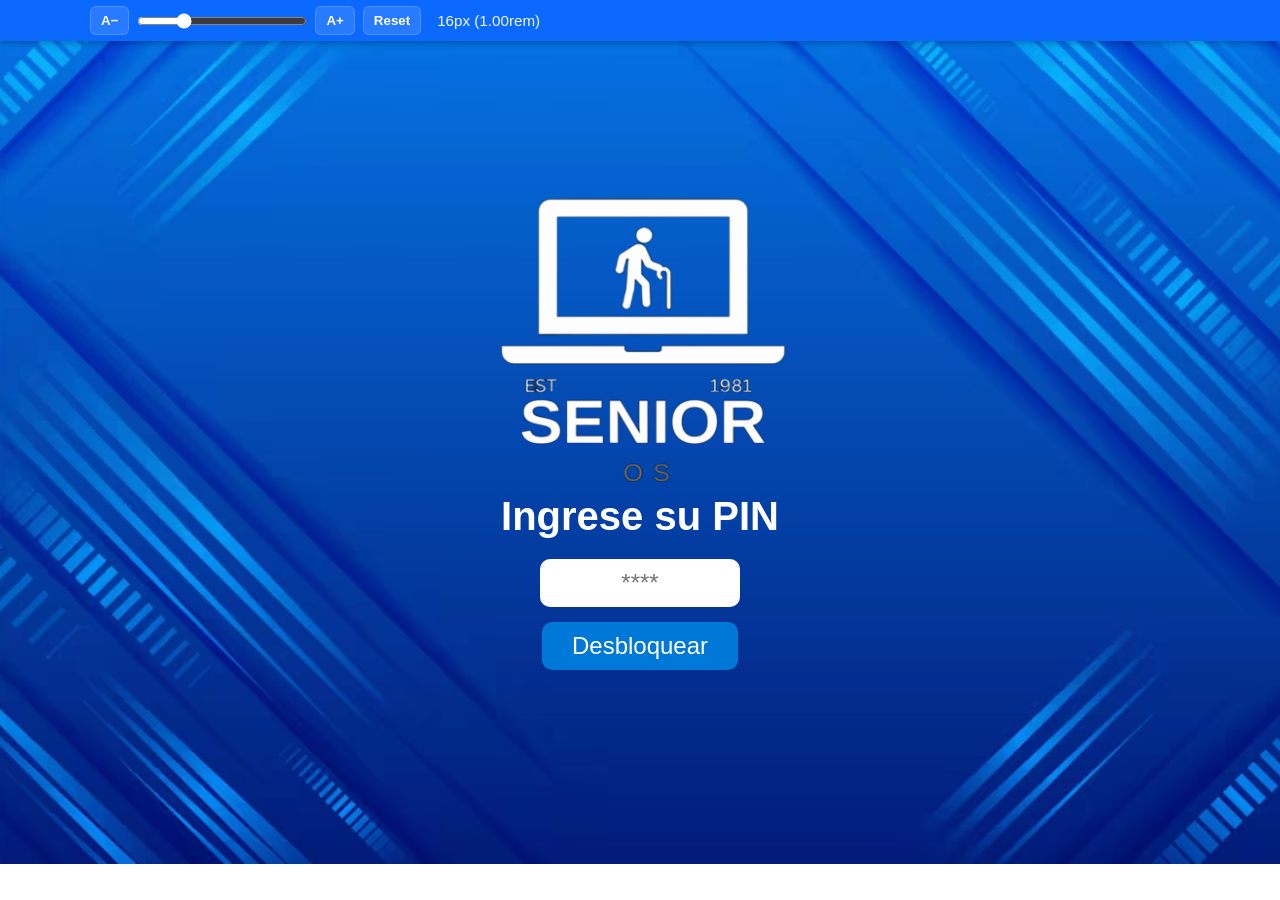
<file: index.html>
<!DOCTYPE html>
<html lang="es">
<head>
  <meta charset="UTF-8" />
  <meta name="viewport" content="width=device-width, initial-scale=1.0" />
  <title>Senior OS</title>
  <link rel="stylesheet" href="css/styles.css" />
</head>
<body>
  <header class="font-toolbar" role="toolbar" aria-label="Barra para ajustar tamaño de fuente">
  <div class="toolbar-inner">
    <button id="decrease" title="Disminuir fuente" aria-label="Disminuir fuente">A−</button>
    <input id="fontRange" type="range" min="12" max="28" step="1" aria-label="Tamaño de fuente" />
    <button id="increase" title="Aumentar fuente" aria-label="Aumentar fuente">A+</button>
    <button id="reset" title="Restablecer" aria-label="Restablecer tamaño por defecto">Reset</button>
    <div id="currentSize" aria-live="polite" class="size-indicator"></div>
  </div>
</header>
  <!-- Pantalla de bloqueo -->
  <div id="lock-screen">
    <img src="assets/iconos/icono_Señor.png" alt="Fondo de Pantalla de Bloqueo" id="lock-bg" />
    <h1>Ingrese su PIN</h1>
    <input type="password" id="pin-input" maxlength="4" placeholder="****" />
    <button id="unlock-btn">Desbloquear</button>
  </div>

  <!-- Escritorio -->
  <div id="desktop">
    <div id="icons-area">
      <div class="icon" onclick="openApp('notes')">
        <img src="assets/iconos/icono_Bloc_Notas.png" alt="Notas" />
        <p>Bloc de Notas</p>
      </div>
      <div class="icon" onclick="openApp('calculadora')">
        <img src="assets/iconos/Icono_Calculadora.png" alt="Calculadora" />
        <p>Calculadora</p>
      </div>
      <div class="icon" onclick="openApp('correo')">
        <img src="assets/iconos/icono_Correo.png" alt="Correo" />
        <p>Correo</p>
      </div>
      <div class="icon" onclick="openApp('navegador')">
        <img src="assets/iconos/icono_Navegador.png" alt="Navegador" />
        <p>Navegador</p>
      </div>
      <div class="icon" onclick="openApp('letras')">
        <img src="assets/iconos/icono_Letras.png" alt="Letras" />
        <p>Sopa de Letras</p>
      </div>
      <div class="icon" onclick="openApp('plantas')">
        <img src="assets/iconos/icono_Plantas.png" alt="Plantas" />
        <p>Cuida tus Plantas</p>
      </div>
      <div class="icon" onclick="openApp('recetas')">
        <img src="assets/iconos/icono_Recetas.png" alt="Recetas" />
        <p>Prepara como un Chef</p>
      </div>
            <div class="icon" onclick="openApp('documentacion')">
        <img src="assets/iconos/icono_Documentacion.png" alt="Documentacion" />
        <p>Documentación</p>
      </div>
      <div class="icon" onclick="openApp('presentacion')">
        <img src="assets/iconos/icono_Senior.png" alt="Presentacion" />
        <p>Presentación</p>
      </div>
      <div class="icon" onclick="openApp('manualusuario')">
        <img src="assets/iconos/icono_SeniorOS.png" alt="ManualUsuario" />
        <p>Manual de Usuario</p>
      </div>
    </div>

    <!-- Barra de tareas -->
    <div id="taskbar">
      <button id="start-btn">Inicio</button>
      <div id="app-icons-container">
        <!-- Aquí se agregarán los íconos de las aplicaciones abiertas -->
      </div>
      <div class="system-icons">
        <img src="assets/iconos/icono_Bateria.svg" id="battery-icon" alt="Battery Icon">
        <img src="assets/iconos/icono_Wifi.svg" id="wifi-icon" alt="WiFi Icon">
        <img src="assets/iconos/icono_Volumen.svg" id="volumen-icon" alt="Volumen Icon">
        <img src="assets/iconos/icono_Mensajes.svg" id="mensajes-icon" alt="Mensajes Icon">
        <div id="clock"></div>
      </div>
    </div>

    <!-- Menú inicio -->
    <div id="start-menu">
      <button onclick="openApp('facebook')">🌐Facebook</button>
      <button onclick="openApp('colpensiones')">🏠​Colpensiones</button>
      <button onclick="openApp('colombiamayor')">👴🏻​Colombia Mayor</button>
      <button onclick="openApp('nuevaeps')">🧑‍⚕️Nueva EPS</button>
      <button onclick="openApp('eltiempo')">📰El Tiempo</button>
      <button onclick="openApp('mercadolibre')">🛒​Mercado Libre</button>
      <button onclick="openApp('agenda')">📖​Agenda</button>
      <button onclick="openApp('ajustes')">⚙️ Ajustes</button>
      <hr />
      <button id="restart">🔄 Reiniciar</button>
      <button id="shutdown">⏻ Apagar</button>
    </div>
  </div>
  <script src="js/script.js"></script>
</body>
</html>
</file>
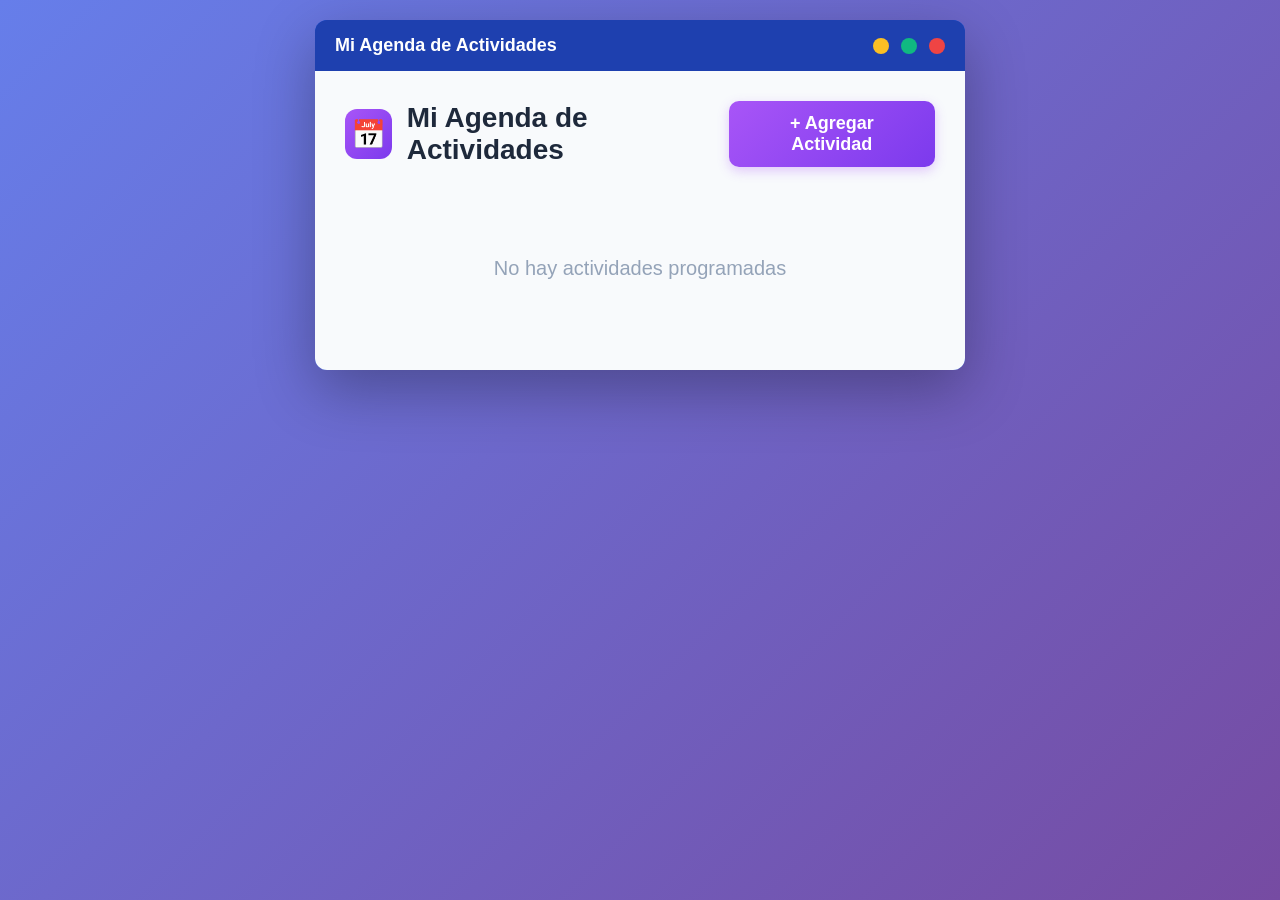
<file: apps/agenda.html>
<!DOCTYPE html>
<html lang="es">
<head>
    <meta charset="UTF-8">
    <meta name="viewport" content="width=device-width, initial-scale=1.0">
    <title>Mi Agenda de Actividades</title>
    <style>
        * {
            margin: 0;
            padding: 0;
            box-sizing: border-box;
        }

        body {
            font-family: 'Segoe UI', Tahoma, Geneva, Verdana, sans-serif;
            background: linear-gradient(135deg, #667eea 0%, #764ba2 100%);
            padding: 20px;
            min-height: 100vh;
        }

        .ventana {
            max-width: 650px;
            margin: 0 auto;
            background: #2563eb;
            border-radius: 12px;
            overflow: hidden;
            box-shadow: 0 20px 60px rgba(0,0,0,0.3);
        }

        .barra-titulo {
            background: #1e40af;
            padding: 15px 20px;
            color: white;
            font-size: 18px;
            font-weight: 600;
            display: flex;
            justify-content: space-between;
            align-items: center;
        }

        .botones-ventana {
            display: flex;
            gap: 12px;
        }

        .btn-ventana {
            width: 16px;
            height: 16px;
            border-radius: 50%;
            border: none;
            cursor: pointer;
        }

        .btn-minimizar { background: #fbbf24; }
        .btn-maximizar { background: #10b981; }
        .btn-cerrar { background: #ef4444; }

        .container {
            background: #f8fafc;
            padding: 30px;
        }

        .header {
            display: flex;
            justify-content: space-between;
            align-items: center;
            margin-bottom: 30px;
        }

        .titulo-principal {
            display: flex;
            align-items: center;
            gap: 15px;
        }

        .icono-agenda {
            width: 50px;
            height: 50px;
            background: linear-gradient(135deg, #a855f7, #7c3aed);
            border-radius: 12px;
            display: flex;
            align-items: center;
            justify-content: center;
            font-size: 28px;
        }

        h1 {
            font-size: 28px;
            color: #1e293b;
            font-weight: 700;
        }

        .btn-agregar {
            background: linear-gradient(135deg, #a855f7, #7c3aed);
            color: white;
            border: none;
            padding: 12px 24px;
            border-radius: 10px;
            font-size: 18px;
            font-weight: 600;
            cursor: pointer;
            display: flex;
            align-items: center;
            gap: 8px;
            transition: all 0.3s;
            box-shadow: 0 4px 12px rgba(168, 85, 247, 0.3);
        }

        .btn-agregar:hover {
            transform: translateY(-2px);
            box-shadow: 0 6px 16px rgba(168, 85, 247, 0.4);
        }

        .modal {
            display: none;
            position: fixed;
            top: 0;
            left: 0;
            width: 100%;
            height: 100%;
            background: rgba(0,0,0,0.5);
            z-index: 1000;
            align-items: center;
            justify-content: center;
        }

        .modal.activo {
            display: flex;
        }

        .modal-contenido {
            background: white;
            padding: 30px;
            border-radius: 16px;
            width: 90%;
            max-width: 500px;
            box-shadow: 0 20px 60px rgba(0,0,0,0.3);
        }

        .modal-header {
            font-size: 24px;
            font-weight: 700;
            color: #1e293b;
            margin-bottom: 20px;
        }

        .campo {
            margin-bottom: 18px;
        }

        label {
            display: block;
            font-size: 16px;
            font-weight: 600;
            margin-bottom: 8px;
            color: #334155;
        }

        input, textarea, select {
            width: 100%;
            padding: 12px;
            font-size: 16px;
            border: 2px solid #e2e8f0;
            border-radius: 8px;
            font-family: inherit;
            transition: border 0.3s;
        }

        input:focus, textarea:focus, select:focus {
            outline: none;
            border-color: #a855f7;
        }

        textarea {
            resize: vertical;
            min-height: 80px;
        }

        .botones-modal {
            display: flex;
            gap: 12px;
            margin-top: 24px;
        }

        .btn-modal {
            flex: 1;
            padding: 12px;
            border: none;
            border-radius: 8px;
            font-size: 16px;
            font-weight: 600;
            cursor: pointer;
            transition: all 0.3s;
        }

        .btn-guardar {
            background: #a855f7;
            color: white;
        }

        .btn-guardar:hover {
            background: #9333ea;
        }

        .btn-cancelar {
            background: #e2e8f0;
            color: #475569;
        }

        .btn-cancelar:hover {
            background: #cbd5e1;
        }

        .lista-actividades {
            display: flex;
            flex-direction: column;
            gap: 15px;
        }

        .actividad {
            background: white;
            border-radius: 12px;
            padding: 20px;
            display: flex;
            align-items: center;
            gap: 15px;
            box-shadow: 0 2px 8px rgba(0,0,0,0.08);
            transition: all 0.3s;
        }

        .actividad:hover {
            box-shadow: 0 4px 12px rgba(0,0,0,0.12);
            transform: translateY(-2px);
        }

        .checkbox {
            width: 28px;
            height: 28px;
            border: 3px solid #cbd5e1;
            border-radius: 6px;
            cursor: pointer;
            flex-shrink: 0;
            transition: all 0.3s;
        }

        .checkbox:hover {
            border-color: #a855f7;
        }

        .checkbox.completado {
            background: #a855f7;
            border-color: #a855f7;
            position: relative;
        }

        .checkbox.completado::after {
            content: '✓';
            position: absolute;
            top: 50%;
            left: 50%;
            transform: translate(-50%, -50%);
            color: white;
            font-size: 18px;
            font-weight: bold;
        }

        .actividad-info {
            flex: 1;
        }

        .actividad-titulo {
            font-size: 20px;
            font-weight: 600;
            color: #1e293b;
            margin-bottom: 8px;
            display: flex;
            align-items: center;
            gap: 10px;
        }

        .etiqueta {
            padding: 4px 12px;
            border-radius: 20px;
            font-size: 14px;
            font-weight: 600;
        }

        .etiqueta-medica {
            background: #fee2e2;
            color: #dc2626;
        }

        .etiqueta-social {
            background: #dbeafe;
            color: #2563eb;
        }

        .etiqueta-personal {
            background: #fef3c7;
            color: #d97706;
        }

        .etiqueta-trabajo {
            background: #d1fae5;
            color: #059669;
        }

        .actividad-detalles {
            display: flex;
            gap: 20px;
            font-size: 16px;
            color: #64748b;
        }

        .detalle {
            display: flex;
            align-items: center;
            gap: 6px;
        }

        .btn-eliminar {
            background: #fee2e2;
            border: none;
            width: 40px;
            height: 40px;
            border-radius: 8px;
            color: #dc2626;
            font-size: 20px;
            cursor: pointer;
            flex-shrink: 0;
            transition: all 0.3s;
        }

        .btn-eliminar:hover {
            background: #fecaca;
            transform: scale(1.1);
        }

        .sin-actividades {
            text-align: center;
            padding: 60px 20px;
            color: #94a3b8;
            font-size: 20px;
        }
    </style>
</head>
<body>
    <div class="ventana">
        <div class="barra-titulo">
            Mi Agenda de Actividades
            <div class="botones-ventana">
                <button class="btn-ventana btn-minimizar"></button>
                <button class="btn-ventana btn-maximizar"></button>
                <button class="btn-ventana btn-cerrar"></button>
            </div>
        </div>

        <div class="container">
            <div class="header">
                <div class="titulo-principal">
                    <div class="icono-agenda">📅</div>
                    <h1>Mi Agenda de Actividades</h1>
                </div>
                <button class="btn-agregar" onclick="abrirModal()">
                    + Agregar Actividad
                </button>
            </div>

            <div class="lista-actividades" id="listaActividades">
                <div class="sin-actividades">No hay actividades programadas</div>
            </div>
        </div>
    </div>

    <div class="modal" id="modal">
        <div class="modal-contenido">
            <div class="modal-header">Nueva Actividad</div>
            
            <div class="campo">
                <label for="titulo">Título</label>
                <input type="text" id="titulo" placeholder="Ej: Tomar medicamentos">
            </div>

            <div class="campo">
                <label for="categoria">Categoría</label>
                <select id="categoria">
                    <option value="medica">Médica</option>
                    <option value="social">Social</option>
                    <option value="personal">Personal</option>
                    <option value="trabajo">Trabajo</option>
                </select>
            </div>

            <div class="campo">
                <label for="fecha">Fecha</label>
                <input type="date" id="fecha">
            </div>

            <div class="campo">
                <label for="hora">Hora</label>
                <input type="time" id="hora">
            </div>

            <div class="campo">
                <label for="notas">Notas (opcional)</label>
                <textarea id="notas" placeholder="Detalles adicionales..."></textarea>
            </div>

            <div class="botones-modal">
                <button class="btn-modal btn-cancelar" onclick="cerrarModal()">Cancelar</button>
                <button class="btn-modal btn-guardar" onclick="guardarActividad()">Guardar</button>
            </div>
        </div>
    </div>

    <script>
        let actividades = [];

        function abrirModal() {
            document.getElementById('modal').classList.add('activo');
        }

        function cerrarModal() {
            document.getElementById('modal').classList.remove('activo');
            limpiarFormulario();
        }

        function limpiarFormulario() {
            document.getElementById('titulo').value = '';
            document.getElementById('categoria').value = 'medica';
            document.getElementById('fecha').value = '';
            document.getElementById('hora').value = '';
            document.getElementById('notas').value = '';
        }

        function guardarActividad() {
            const titulo = document.getElementById('titulo').value;
            const categoria = document.getElementById('categoria').value;
            const fecha = document.getElementById('fecha').value;
            const hora = document.getElementById('hora').value;
            const notas = document.getElementById('notas').value;

            if (!titulo || !fecha || !hora) {
                alert('Por favor complete los campos obligatorios');
                return;
            }

            const actividad = {
                id: Date.now(),
                titulo,
                categoria,
                fecha,
                hora,
                notas,
                completada: false
            };

            actividades.push(actividad);
            actividades.sort((a, b) => new Date(a.fecha + ' ' + a.hora) - new Date(b.fecha + ' ' + b.hora));
            
            mostrarActividades();
            cerrarModal();
        }

        function toggleCompletada(id) {
            const actividad = actividades.find(a => a.id === id);
            if (actividad) {
                actividad.completada = !actividad.completada;
                mostrarActividades();
            }
        }

        function eliminarActividad(id) {
            if (confirm('¿Está seguro de eliminar esta actividad?')) {
                actividades = actividades.filter(a => a.id !== id);
                mostrarActividades();
            }
        }

        function formatearFecha(fecha) {
            const opciones = { weekday: 'long', day: 'numeric', month: 'long' };
            const fechaObj = new Date(fecha + 'T00:00:00');
            const resultado = fechaObj.toLocaleDateString('es-ES', opciones);
            return resultado.charAt(0).toUpperCase() + resultado.slice(1);
        }

        function mostrarActividades() {
            const lista = document.getElementById('listaActividades');
            
            if (actividades.length === 0) {
                lista.innerHTML = '<div class="sin-actividades">No hay actividades programadas</div>';
                return;
            }

            lista.innerHTML = actividades.map(act => `
                <div class="actividad">
                    <div class="checkbox ${act.completada ? 'completado' : ''}" 
                         onclick="toggleCompletada(${act.id})">
                    </div>
                    <div class="actividad-info">
                        <div class="actividad-titulo">
                            ${act.titulo}
                            <span class="etiqueta etiqueta-${act.categoria}">
                                ${act.categoria.charAt(0).toUpperCase() + act.categoria.slice(1)}
                            </span>
                        </div>
                        <div class="actividad-detalles">
                            <div class="detalle">
                                📅 ${formatearFecha(act.fecha)}
                            </div>
                            <div class="detalle">
                                🕐 ${act.hora}
                            </div>
                        </div>
                    </div>
                    <button class="btn-eliminar" onclick="eliminarActividad(${act.id})">
                        🗑️
                    </button>
                </div>
            `).join('');
        }

        window.onclick = function(event) {
            const modal = document.getElementById('modal');
            if (event.target === modal) {
                cerrarModal();
            }
        }

        mostrarActividades();
    </script>
</body>
</html>
</file>
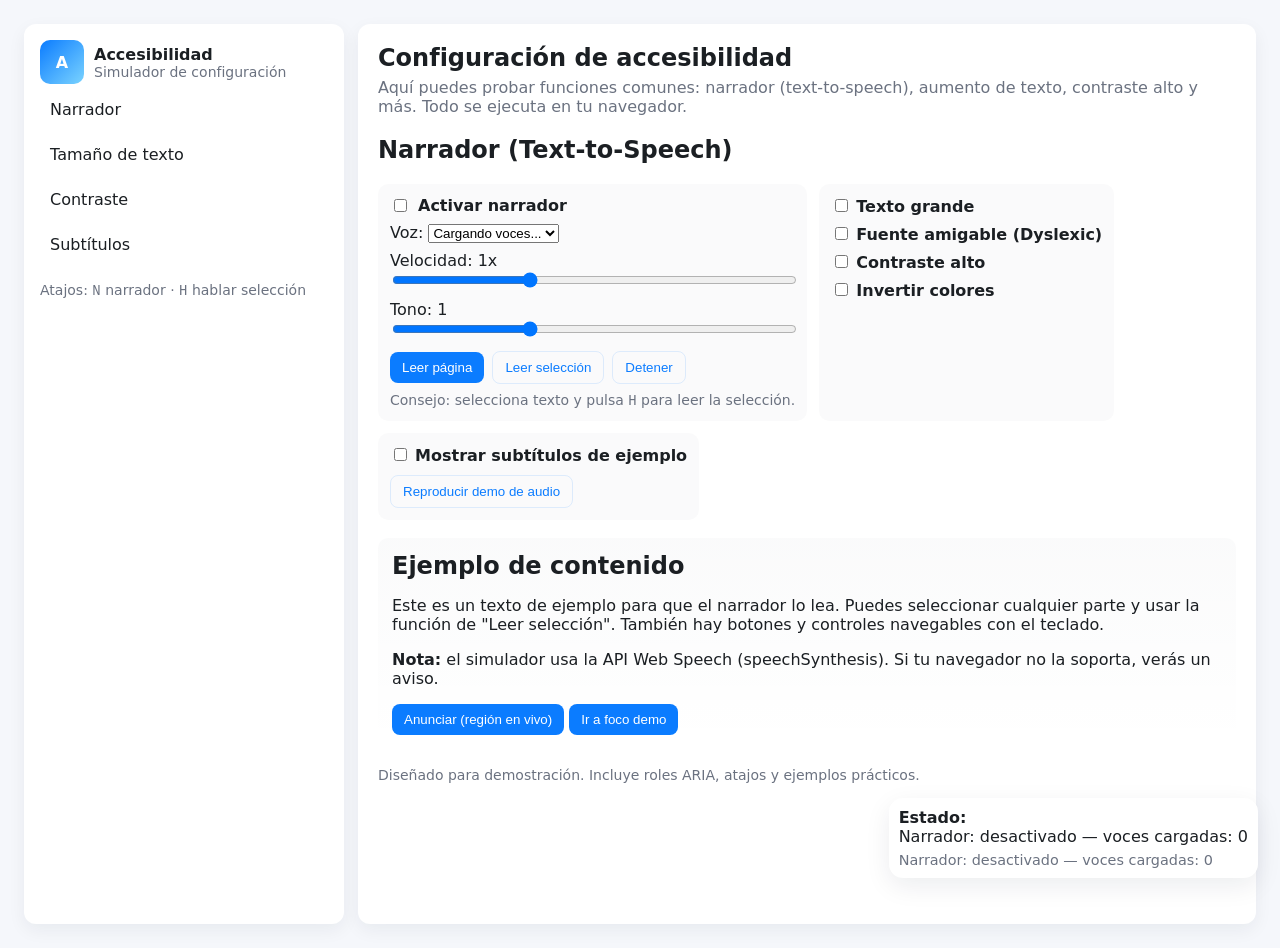
<file: apps/ajustes.html>
<!doctype html>
<html lang="es">
<head>
  <meta charset="utf-8" />
  <meta name="viewport" content="width=device-width,initial-scale=1" />
  <title>Simulador: Configuración de Accesibilidad (Narrador)</title>
  <style>
    :root{
      --bg: #f5f7fb;
      --panel: #ffffff;
      --text: #1b1f23;
      --accent: #0b7cff;
      --muted: #6b7280;
      --focus: #ffb020;
      --radius: 12px;
      --gap: 14px;
      font-family: Inter, system-ui, -apple-system, "Segoe UI", Roboto, "Helvetica Neue", Arial;
      --base-font: 16px;
    }
    /* High-contrast theme variables (applied with class .hc) */
    .hc{ --bg: #000; --panel: #000; --text: #fff; --accent: #ffd400; --muted:#fff; }
    .dyslexic{ font-family: "OpenDyslexic", "Lexend", Inter, system-ui, sans-serif; }

    html,body{height:100%;margin:0;background:var(--bg);color:var(--text);font-size:var(--base-font)}
    .app{display:grid;grid-template-columns:320px 1fr;gap:var(--gap);padding:24px;min-height:100vh}

    /* Sidebar */
    .sidebar{background:var(--panel);border-radius:var(--radius);padding:16px;box-shadow:0 6px 18px rgba(11,28,50,0.06)}
    .logo{display:flex;align-items:center;gap:10px;margin-bottom:6px}
    .logo .icon{width:44px;height:44px;border-radius:10px;background:linear-gradient(135deg,var(--accent),#7ad3ff);display:flex;align-items:center;justify-content:center;color:#fff;font-weight:700}
    nav a{display:block;padding:10px;border-radius:8px;color:var(--text);text-decoration:none;margin-bottom:6px}
    nav a:focus, nav a:hover{outline:none;background:rgba(11,124,255,0.08)}

    /* Main panel */
    .panel{background:var(--panel);border-radius:var(--radius);padding:20px;box-shadow:0 6px 18px rgba(11,28,50,0.06)}
    h1{margin:0 0 6px 0;font-size:1.5rem}
    p.lead{color:var(--muted);margin-top:2px}

    .controls{display:flex;flex-wrap:wrap;gap:12px;margin-top:18px}
    .control{background:rgba(11,28,50,0.02);padding:12px;border-radius:10px;min-width:200px}
    label.switch{display:flex;align-items:center;gap:8px;cursor:pointer}
    input[type=range]{width:100%}

    .reader-controls{display:flex;gap:8px;align-items:center;margin-top:10px}
    button{background:var(--accent);border:none;color:#fff;padding:8px 12px;border-radius:8px;cursor:pointer}
    button.ghost{background:transparent;color:var(--accent);border:1px solid rgba(11,124,255,0.12)}
    button:focus{outline:3px solid var(--focus)}

    /* Focus visible for keyboard users */
    *:focus{outline:3px solid transparent;outline-offset:2px}
    :focus-visible{outline:3px solid var(--focus);outline-offset:2px}

    /* Sample content */
    .sample{margin-top:18px;padding:14px;border-radius:10px;background:linear-gradient(180deg,rgba(11,28,50,0.02),transparent)}
    .sample h2{margin:0 0 8px}

    /* Footer small */
    .small{font-size:0.875rem;color:var(--muted)}

    /* Large text mode */
    .large-text{--base-font:20px}

    /* Magnifier */
    .magnifier{position:fixed;right:22px;bottom:22px;background:var(--panel);padding:10px;border-radius:14px;box-shadow:0 8px 26px rgba(11,28,50,0.08)}

    /* Responsive */
    @media (max-width:900px){.app{grid-template-columns:1fr; padding:12px}}

  </style>
</head>
<body>
  <a class="skip-link" href="#main" style="position:absolute;left:-999px;top:auto;width:1px;height:1px;overflow:hidden;">Saltar al contenido principal</a>
  <div class="app" id="app">
    <aside class="sidebar" aria-label="Barra lateral de navegación">
      <div class="logo"><div class="icon" aria-hidden="true">A</div><div>
        <strong>Accesibilidad</strong>
        <div class="small">Simulador de configuración</div>
      </div></div>
      <nav aria-label="Secciones">
        <a href="#" role="button" tabindex="0">Narrador</a>
        <a href="#" role="button" tabindex="0">Tamaño de texto</a>
        <a href="#" role="button" tabindex="0">Contraste</a>
        <a href="#" role="button" tabindex="0">Subtítulos</a>
      </nav>
      <div style="height:12px"></div>
      <div class="small">Atajos: <kbd>N</kbd> narrador · <kbd>H</kbd> hablar selección</div>
    </aside>

    <main id="main" class="panel" tabindex="0">
      <h1>Configuración de accesibilidad</h1>
      <p class="lead">Aquí puedes probar funciones comunes: narrador (text-to-speech), aumento de texto, contraste alto y más. Todo se ejecuta en tu navegador.</p>

      <section aria-labelledby="narrator-title">
        <h2 id="narrator-title">Narrador (Text-to-Speech)</h2>
        <div class="controls">
          <div class="control" role="region" aria-label="Controles de narrador">
            <label class="switch"><input id="narratorToggle" type="checkbox" aria-checked="false"> <strong>Activar narrador</strong></label>
            <div style="margin-top:8px">
              <label for="voiceSelect">Voz:</label>
              <select id="voiceSelect" aria-label="Seleccionar voz"></select>
            </div>
            <div style="margin-top:8px">
              <label for="rate">Velocidad: <span id="rateVal">1</span>x</label>
              <input id="rate" type="range" min="0.5" max="2" step="0.1" value="1" />
            </div>
            <div style="margin-top:8px">
              <label for="pitch">Tono: <span id="pitchVal">1</span></label>
              <input id="pitch" type="range" min="0.5" max="2" step="0.1" value="1" />
            </div>

            <div class="reader-controls">
              <button id="readPage">Leer página</button>
              <button id="readSelection" class="ghost">Leer selección</button>
              <button id="stopSpeech" class="ghost">Detener</button>
            </div>

            <div style="margin-top:8px" class="small">Consejo: selecciona texto y pulsa <kbd>H</kbd> para leer la selección.</div>
          </div>

          <div class="control" role="region" aria-label="Ajustes visuales">
            <label><input id="largeText" type="checkbox"> <strong>Texto grande</strong></label>
            <div style="margin-top:8px"><label><input id="dyslexicFont" type="checkbox"> <strong>Fuente amigable (Dyslexic)</strong></label></div>
            <div style="margin-top:8px"><label><input id="highContrast" type="checkbox"> <strong>Contraste alto</strong></label></div>
            <div style="margin-top:8px"><label><input id="invertColors" type="checkbox"> <strong>Invertir colores</strong></label></div>
          </div>

          <div class="control" role="region" aria-label="Subtítulos y audio">
            <label><input id="captions" type="checkbox"> <strong>Mostrar subtítulos de ejemplo</strong></label>
            <div style="margin-top:10px"><button id="playDemo" class="ghost">Reproducir demo de audio</button></div>
          </div>
        </div>
      </section>

      <section class="sample" aria-live="polite">
        <h2>Ejemplo de contenido</h2>
        <p>Este es un texto de ejemplo para que el narrador lo lea. Puedes seleccionar cualquier parte y usar la función de "Leer selección". También hay botones y controles navegables con el teclado.</p>
        <p><strong>Nota:</strong> el simulador usa la API Web Speech (speechSynthesis). Si tu navegador no la soporta, verás un aviso.</p>

        <div style="margin-top:12px">
          <button id="announceBtn">Anunciar (región en vivo)</button>
          <button id="focusDemo">Ir a foco demo</button>
        </div>

      </section>

      <div style="margin-top:18px" class="small">Diseñado para demostración. Incluye roles ARIA, atajos y ejemplos prácticos.</div>
    </main>

    <div class="magnifier" role="region" aria-label="Panel de estado" aria-live="polite">
      <div><strong>Estado:</strong></div>
      <div id="status">Narrador: desactivado</div>
      <div id="liveAnn" style="margin-top:6px;font-size:0.9rem;color:var(--muted)"></div>
    </div>

    <!-- Subtítulos demo -->
    <div id="captionsBox" style="position:fixed;left:50%;transform:translateX(-50%);bottom:120px;background:rgba(0,0,0,0.75);color:#fff;padding:10px 18px;border-radius:8px;display:none;max-width:80%;text-align:center" aria-hidden="true"></div>

  </div>

  <script>
    // --- Variables y elementos ---
    const narratorToggle = document.getElementById('narratorToggle');
    const voiceSelect = document.getElementById('voiceSelect');
    const rate = document.getElementById('rate');
    const pitch = document.getElementById('pitch');
    const rateVal = document.getElementById('rateVal');
    const pitchVal = document.getElementById('pitchVal');
    const readPage = document.getElementById('readPage');
    const readSelection = document.getElementById('readSelection');
    const stopSpeech = document.getElementById('stopSpeech');
    const status = document.getElementById('status');
    const liveAnn = document.getElementById('liveAnn');
    const largeText = document.getElementById('largeText');
    const highContrast = document.getElementById('highContrast');
    const dyslexicFont = document.getElementById('dyslexicFont');
    const captions = document.getElementById('captions');
    const captionsBox = document.getElementById('captionsBox');
    const playDemo = document.getElementById('playDemo');
    const announceBtn = document.getElementById('announceBtn');

    // Check support
    const supportsSpeech = 'speechSynthesis' in window;
    if(!supportsSpeech){
      voiceSelect.innerHTML = '<option>No disponible en este navegador</option>';
      readPage.disabled = true; readSelection.disabled = true; stopSpeech.disabled = true;
      status.textContent = 'Narrador: no soportado en este navegador';
      liveAnn.textContent = 'La API Web Speech (speechSynthesis) no está disponible.';
    }

    // Populate voices
    function loadVoices(){
      const voices = speechSynthesis.getVoices();
      voiceSelect.innerHTML = '';
      if(voices.length===0){
        voiceSelect.innerHTML = '<option>Cargando voces...</option>';
        return;
      }
      voices.forEach(v=>{
        const opt = document.createElement('option');
        opt.value = v.name + '|' + v.lang;
        opt.textContent = v.name + ' ('+v.lang+')';
        voiceSelect.appendChild(opt);
      });
    }
    if(supportsSpeech){
      loadVoices();
      speechSynthesis.onvoiceschanged = loadVoices;
    }

    // Helper to speak text
    function speak(text){
      if(!supportsSpeech) return;
      speechSynthesis.cancel();
      const utter = new SpeechSynthesisUtterance(text);
      const [vname, vlang] = (voiceSelect.value || '').split('|');
      const voices = speechSynthesis.getVoices();
      const chosen = voices.find(x=>x.name===vname) || voices.find(x=>x.lang && x.lang.startsWith('es')) || voices[0];
      if(chosen) utter.voice = chosen;
      utter.lang = vlang || utter.lang || 'es-ES';
      utter.rate = parseFloat(rate.value);
      utter.pitch = parseFloat(pitch.value);
      speechSynthesis.speak(utter);
      updateStatus('Narrador: leyendo...');
      utter.onend = ()=> updateStatus('Narrador: activo');
    }

    function updateStatus(text){
      status.textContent = text;
      liveAnn.textContent = text; // región live para lectores de pantalla
    }

    // Toggle narrator
    narratorToggle.addEventListener('change', ()=>{
      const on = narratorToggle.checked;
      narratorToggle.setAttribute('aria-checked', on);
      if(on){
        updateStatus('Narrador: activo');
      } else {
        speechSynthesis.cancel();
        updateStatus('Narrador: desactivado');
      }
    });

    // Read whole page
    readPage.addEventListener('click', ()=>{
      if(!narratorToggle.checked) { updateStatus('Activa el narrador primero'); return; }
      const text = Array.from(document.querySelectorAll('main, .sample')).map(n=>n.innerText).join('\n');
      speak(text);
    });

    // Read selection
    readSelection.addEventListener('click', ()=>{
      if(!narratorToggle.checked) { updateStatus('Activa el narrador primero'); return; }
      const sel = window.getSelection().toString().trim();
      if(!sel){ updateStatus('No hay selección activa'); return; }
      speak(sel);
    });

    stopSpeech.addEventListener('click', ()=>{ speechSynthesis.cancel(); updateStatus('Narrador: detenido'); });

    rate.addEventListener('input', ()=>{ rateVal.textContent = rate.value; });
    pitch.addEventListener('input', ()=>{ pitchVal.textContent = pitch.value; });

    // Visual toggles
    largeText.addEventListener('change', ()=>{
      if(largeText.checked) document.documentElement.classList.add('large-text'); else document.documentElement.classList.remove('large-text');
    });
    highContrast.addEventListener('change', ()=>{
      if(highContrast.checked) document.documentElement.classList.add('hc'); else document.documentElement.classList.remove('hc');
    });
    dyslexicFont.addEventListener('change', ()=>{
      if(dyslexicFont.checked) document.documentElement.classList.add('dyslexic'); else document.documentElement.classList.remove('dyslexic');
    });

    // Captions demo (simulate subtitles)
    captions.addEventListener('change', ()=>{
      captionsBox.style.display = captions.checked ? 'block' : 'none';
      captionsBox.setAttribute('aria-hidden', captions.checked ? 'false' : 'true');
      captionsBox.textContent = captions.checked ? 'Subtítulos: Este es un ejemplo de subtítulos sincronizados con audio.' : '';
    });
    playDemo.addEventListener('click', ()=>{
      // Play a short audio-like demo by speaking and showing captions
      if(!supportsSpeech){ updateStatus('La demo requiere soporte de speechSynthesis'); return; }
      const demoText = 'Hola. Este es un ejemplo de audio y subtítulos. Observa la caja de subtítulos.';
      captionsBox.style.display = 'block'; captions.checked = true; captionsBox.setAttribute('aria-hidden','false');
      captionsBox.textContent = '';
      const words = demoText.split(' ');
      let i = 0;
      const t = setInterval(()=>{
        if(i>=words.length){ clearInterval(t); captionsBox.textContent = 'Fin del audio.'; return; }
        captionsBox.textContent = words.slice(0,i+1).join(' ');
        i++;
      }, 350);
      if(narratorToggle.checked) speak(demoText); else {
        // If narrator is off, still show captions and announce
        updateStatus('Reproduciendo demo (sin narrador)');
      }
    });

    // Live region announce button
    announceBtn.addEventListener('click', ()=>{
      const text = 'Atención: Esto es una prueba de la región viva. Puedes usar esto para enviar anuncios a lectores de pantalla.';
      liveAnn.textContent = text;
      if(narratorToggle.checked) speak(text);
    });

    // Keyboard shortcuts
    document.addEventListener('keydown', (e)=>{
      if(e.key.toLowerCase()==='n'){
        narratorToggle.checked = !narratorToggle.checked; narratorToggle.dispatchEvent(new Event('change'));
      }
      if(e.key.toLowerCase()==='h'){
        // leer selección
        readSelection.click();
      }
    });

    // Small helpers for focus demo
    document.getElementById('focusDemo').addEventListener('click', ()=>{ document.querySelector('main').focus(); });

    // Initialize status
    if(supportsSpeech) updateStatus('Narrador: desactivado — voces cargadas: ' + (speechSynthesis.getVoices().length||'0'));

    // Accessibility notes: add aria descriptions for interactive elements
    narratorToggle.setAttribute('aria-describedby','narrator-title');

  </script>
</body>
</html>
</file>
<file: css/styles.css>
* {
  margin: 0;
  padding: 0;
  box-sizing: border-box;
  font-family: Arial, sans-serif;
}

body {
  height: 96vh;
  overflow: hidden;
  background-color: 000000;
  display: flex;
  justify-content: center;
  align-items: center;
}

/* Estilos básicos de la barra */
.font-toolbar {
  position: fixed;      /* SIEMPRE ARRIBA Y SIN MOVER EL CONTENIDO */
  top: 0;
  left: 0;
  width: 100%;
  z-index: 99999;       /* MÁS ALTO QUE TU BARRA DE TAREAS Y TODO */
  background: #0b69ff;
  color: white;
  padding: 6px 12px;
  font-family: system-ui, -apple-system, "Segoe UI", Roboto, Arial;
  box-shadow: 0 2px 6px rgba(0,0,0,0.25);
}

.toolbar-inner {
  max-width: 1100px;
  margin: 0 auto;
  display: flex;
  align-items: center;
  gap: 8px;
}

.font-toolbar button {
  background: rgba(255,255,255,0.12);
  border: 1px solid rgba(255,255,255,0.18);
  color: white;
  padding: 6px 10px;
  border-radius: 6px;
  cursor: pointer;
  font-weight: 600;
}

.font-toolbar input[type="range"] {
  width: 170px;
  accent-color: white;
}

.size-indicator {
  margin-left: 8px;
  font-size: 0.95rem;
  opacity: 0.95;
}

html {
  transition: font-size 160ms linear;
}



/* Pantalla de bloqueo */
#lock-screen {
  background: url("../assets/fondos/fondoazul.png") center/cover no-repeat;
  height: 100%;
  width: 100%;
  display: flex;
  flex-direction: column;
  justify-content: center;
  align-items: center;
  color: white;
}

#lock-bg{
  position: center;
  top: 120px;
  left: 120px;
  width: 300px;
  height: 300px;
  border-radius: 20px;
}

#lock-screen h1 {
  font-size: 2.5em;
  margin-bottom: 20px;
}

#pin-input {
  font-size: 1.5em;
  padding: 10px;
  border-radius: 10px;
  border: none;
  text-align: center;
  width: 200px;
}

#unlock-btn {
  margin-top: 15px;
  font-size: 1.5em;
  padding: 10px 30px;
  border-radius: 10px;
  border: none;
  background-color: #0078d7;
  color: white;
  cursor: pointer;
}


/* Escritorio */
#desktop {
  display: none;
  margin-top: 60px;
  height: 100%;
  width: 100%;
  background: url("../assets/fondos/fondowindows10.png") center/cover no-repeat;
  position: relative;
  color: white;
  font-size: 1.5em;
}

#icons-area {
  display: flex;
  flex-wrap: wrap;
  padding: 20px;
}

.icon {
  width: 120px;
  text-align: center;
  margin: 70px;
  cursor: pointer;
}

.icon img {
  width: 120px;
  height: 120px;
  margin-bottom: 10px;
}

/* Barra de tareas */

#taskbar {
  position: absolute;
  bottom: 0;
  width: 100%;
  height: 70px;
  background: rgba(0, 0, 0, 0.8);
  display: flex;
  align-items: center;
  justify-content: space-between;
  padding: 0 20px;
  color: white;
}

#start-btn {
  background-color: #0078d7;
  border: none;
  padding: 10px 20px;
  color: white;
  font-size: 1.2em; 
  border-radius: 5px; 
  cursor: pointer;
}

#app-icons-container {
  display: flex;
  align-items: center;
  gap: 10px; /* Espacio entre iconos de apps */
  margin-left: 20px; /* Espacio entre el botón Inicio y las apps */
  height: 100%; /* Asegura que el contenedor ocupe el alto de la barra */
}

/* Estilo para los nuevos iconos dinámicos (ejemplo con un div simple) */
.app-icon-taskbar {
  width: 40px; /* Un poco más grande para que se note */
  height: 40px;
  background-color: #0078d7; /* Color de ejemplo, puedes usar background-image */
  border-radius: 5px;
  cursor: pointer;
  box-shadow: inset 0 -3px 0 0 white; /* Simula la línea de "abierto" de Windows */
  transition: background-color 0.2s;
}

.app-icon-taskbar:hover {
    background-color: #005fa3;
}

.system-icons {
  display: flex;
  align-items: center;
  gap: 10px; 
}

#battery-icon, #wifi-icon, #volumen-icon, #mensajes-icon {
  width: 24px; 
  height: 24px;
  fill: currentColor; 
  cursor: pointer;
}

#clock {
  font-size: 0.9em; 
  padding-left: 10px;
  cursor: pointer;
}



/* Menú inicio */
#start-menu {
  position: absolute;
  bottom: 80px;
  left: 20px;
  background: rgba(0, 0, 0, 0.9);
  padding: 20px;
  border-radius: 10px;
  display: none;
  flex-direction: column;
  width: 250px;
}

#start-menu button {
  background: none;
  border: none;
  color: white;
  font-size: 1.5em;
  text-align: left;
  margin-bottom: 15px;
  cursor: pointer;
  display: flex;
  align-items: center;
  gap: 10px;
}

#start-menu button:hover {
  color: #00aaff;
}
</file>
